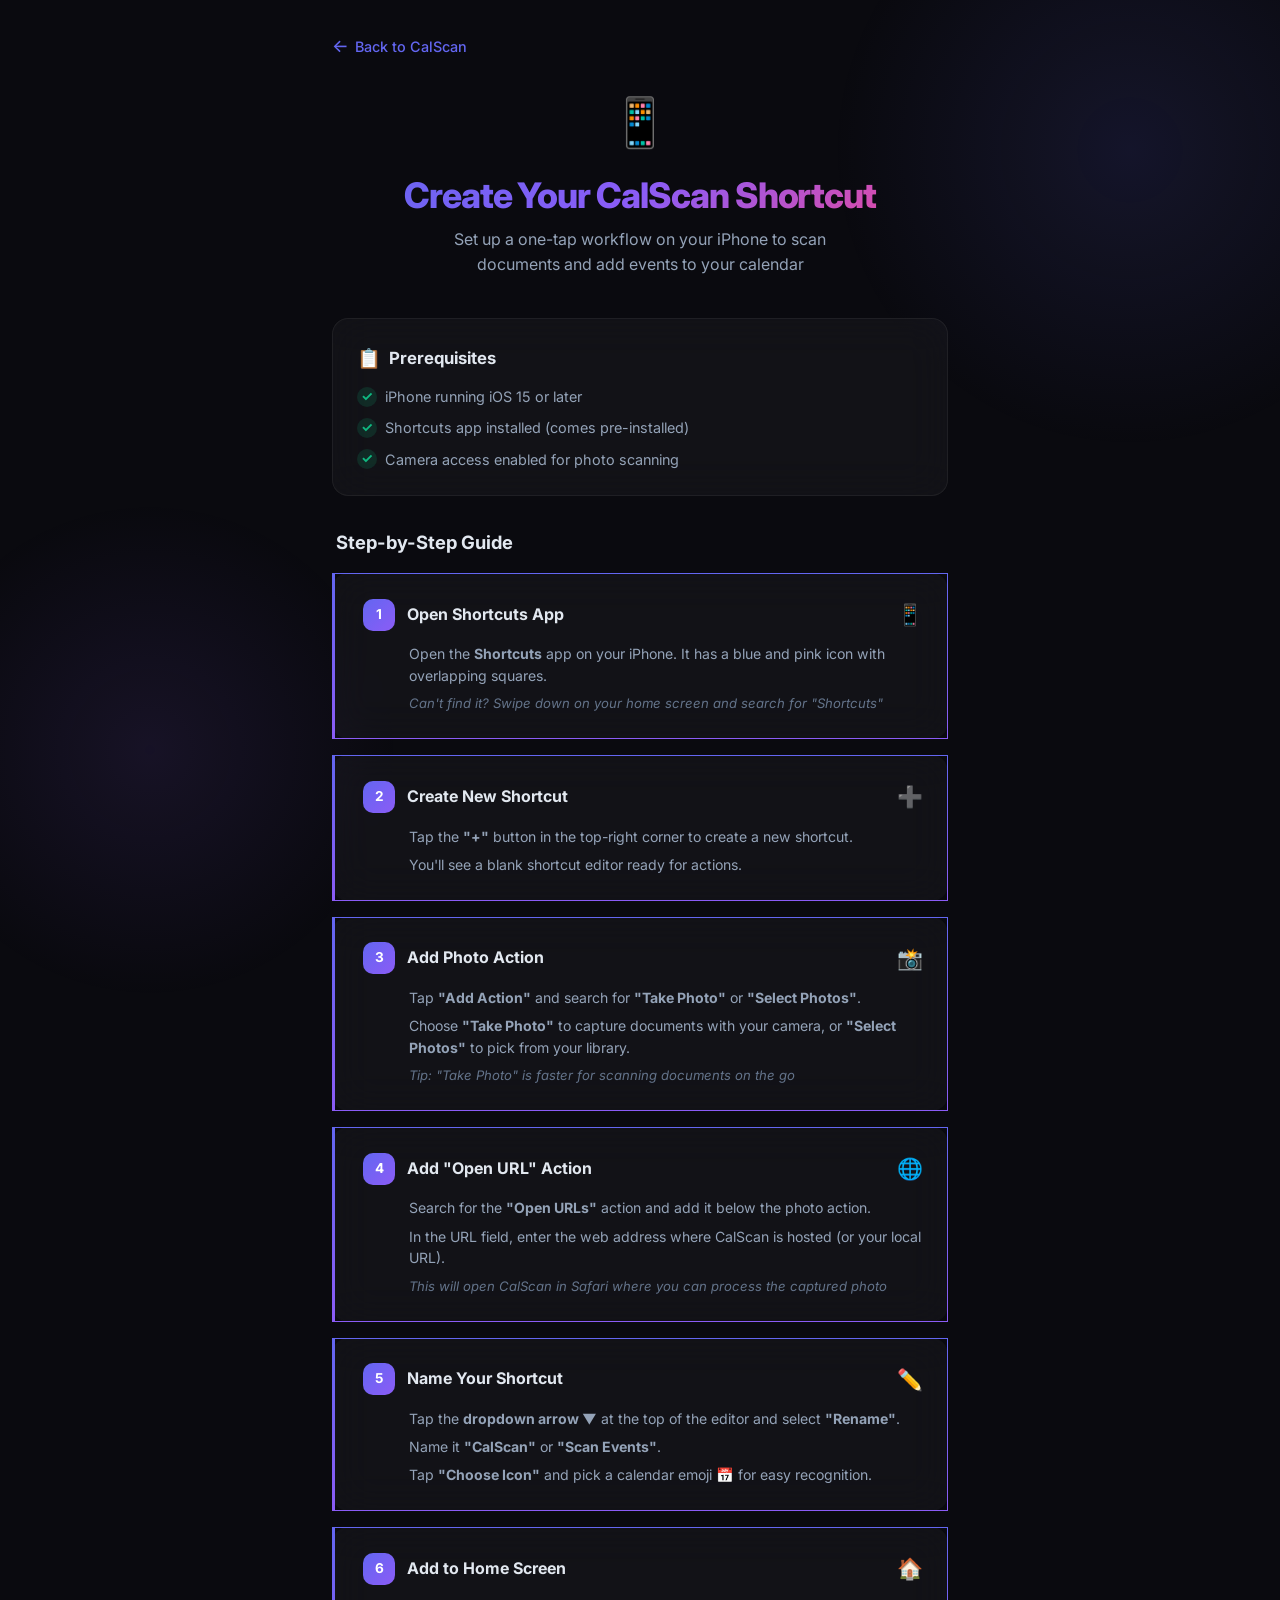
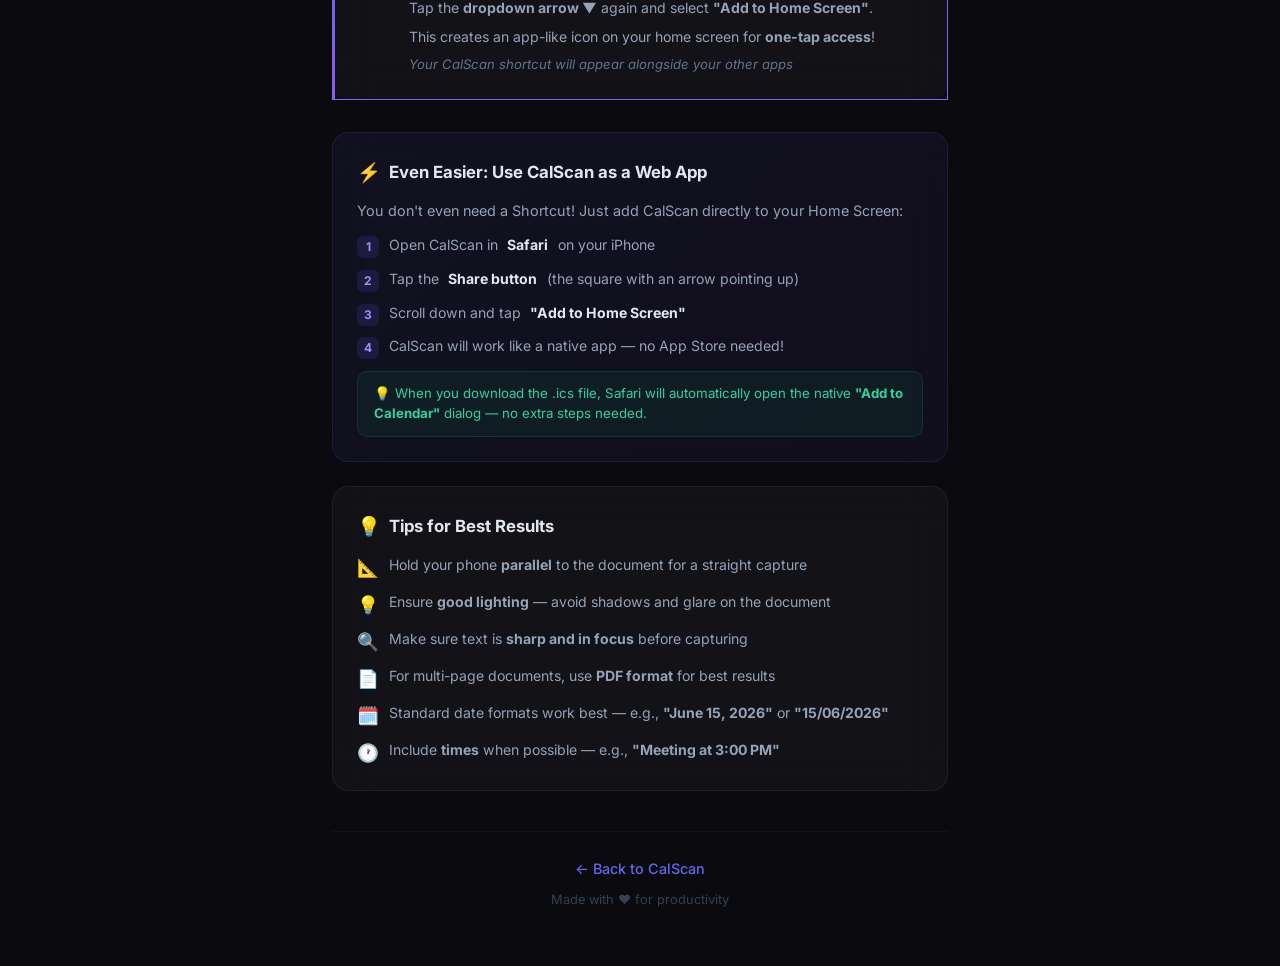
<file: shortcut-guide.html>
<!DOCTYPE html>
<html lang="en">
<head>
  <meta charset="UTF-8" />
  <meta name="viewport" content="width=device-width, initial-scale=1.0" />
  <meta name="description" content="Step-by-step guide to create an iPhone Shortcut for CalScan — one-tap document scanning to Apple Calendar." />
  <meta name="theme-color" content="#0a0a0f" />
  <title>Create Your CalScan Shortcut — iOS Setup Guide</title>

  <style>
    @import url('https://fonts.googleapis.com/css2?family=Inter:wght@400;500;600;700;800&display=swap');

    *, *::before, *::after { box-sizing: border-box; margin: 0; padding: 0; }
    html { scroll-behavior: smooth; }

    body {
      font-family: 'Inter', -apple-system, BlinkMacSystemFont, sans-serif;
      background-color: #0a0a0f;
      color: #e2e8f0;
      line-height: 1.6;
      min-height: 100vh;
      -webkit-font-smoothing: antialiased;
      overflow-x: hidden;
    }

    body::before {
      content: '';
      position: fixed;
      width: 600px; height: 600px;
      top: -150px; right: -150px;
      background: radial-gradient(circle, rgba(99,102,241,0.12) 0%, transparent 70%);
      border-radius: 50%;
      pointer-events: none;
      z-index: 0;
    }

    body::after {
      content: '';
      position: fixed;
      width: 500px; height: 500px;
      bottom: -100px; left: -100px;
      background: radial-gradient(circle, rgba(139,92,246,0.1) 0%, transparent 70%);
      border-radius: 50%;
      pointer-events: none;
      z-index: 0;
    }

    .container {
      max-width: 680px;
      margin: 0 auto;
      padding: 2rem;
      position: relative;
      z-index: 1;
    }

    /* ─── Back Link ─── */
    .back-link {
      display: inline-flex;
      align-items: center;
      gap: 0.4rem;
      color: #6366f1;
      text-decoration: none;
      font-size: 0.9rem;
      font-weight: 500;
      transition: all 0.2s ease;
      margin-bottom: 1.5rem;
    }
    .back-link:hover { color: #8b5cf6; gap: 0.6rem; }
    .back-link__arrow { font-size: 1.1rem; transition: transform 0.2s; }
    .back-link:hover .back-link__arrow { transform: translateX(-3px); }

    /* ─── Header ─── */
    .header {
      text-align: center;
      margin-bottom: 2.5rem;
    }
    .header__icon { font-size: 3rem; display: block; margin-bottom: 0.75rem; }
    .header__title {
      font-size: 2.2rem;
      font-weight: 800;
      letter-spacing: -0.03em;
      background: linear-gradient(135deg, #6366f1, #8b5cf6, #ec4899);
      -webkit-background-clip: text;
      background-clip: text;
      -webkit-text-fill-color: transparent;
      line-height: 1.25;
    }
    .header__subtitle {
      color: #94a3b8;
      font-size: 1rem;
      margin-top: 0.6rem;
      max-width: 440px;
      margin-left: auto;
      margin-right: auto;
    }

    /* ─── Cards ─── */
    .card {
      background: rgba(255,255,255,0.035);
      backdrop-filter: blur(20px);
      -webkit-backdrop-filter: blur(20px);
      border: 1px solid rgba(255,255,255,0.06);
      border-radius: 16px;
      padding: 1.5rem;
      margin-bottom: 1.25rem;
      animation: fade-in-up 0.5s ease both;
    }
    .card--highlight {
      background: linear-gradient(135deg, rgba(99,102,241,0.08), rgba(139,92,246,0.06));
      border-color: rgba(99,102,241,0.15);
    }

    .card__title {
      font-size: 1.05rem;
      font-weight: 700;
      color: #e2e8f0;
      margin-bottom: 0.75rem;
      display: flex;
      align-items: center;
      gap: 0.5rem;
    }

    .card__title-icon { font-size: 1.2rem; }

    /* ─── Prerequisites ─── */
    .prereq-list {
      list-style: none;
      display: flex;
      flex-direction: column;
      gap: 0.5rem;
    }
    .prereq-list li {
      display: flex;
      align-items: center;
      gap: 0.5rem;
      font-size: 0.9rem;
      color: #94a3b8;
    }
    .prereq-list li::before {
      content: '✓';
      color: #10b981;
      font-weight: 700;
      font-size: 0.85rem;
      width: 20px;
      height: 20px;
      display: flex;
      align-items: center;
      justify-content: center;
      background: rgba(16,185,129,0.15);
      border-radius: 50%;
      flex-shrink: 0;
    }

    /* ─── Step Cards ─── */
    .step {
      background: rgba(255,255,255,0.035);
      backdrop-filter: blur(20px);
      -webkit-backdrop-filter: blur(20px);
      border: 1px solid rgba(255,255,255,0.06);
      border-radius: 16px;
      padding: 1.5rem;
      padding-left: 1.75rem;
      margin-bottom: 1rem;
      border-left: 3px solid;
      border-image: linear-gradient(180deg, #6366f1, #8b5cf6) 1;
      transition: all 0.3s ease;
      animation: fade-in-up 0.5s ease both;
    }

    .step:nth-child(1) { animation-delay: 0.05s; }
    .step:nth-child(2) { animation-delay: 0.10s; }
    .step:nth-child(3) { animation-delay: 0.15s; }
    .step:nth-child(4) { animation-delay: 0.20s; }
    .step:nth-child(5) { animation-delay: 0.25s; }
    .step:nth-child(6) { animation-delay: 0.30s; }

    .step:hover {
      border-color: rgba(255,255,255,0.1);
      transform: translateY(-1px);
      box-shadow: 0 6px 20px rgba(0,0,0,0.2);
    }

    .step__header {
      display: flex;
      align-items: center;
      gap: 0.75rem;
      margin-bottom: 0.75rem;
    }

    .step__number {
      width: 32px;
      height: 32px;
      border-radius: 10px;
      background: linear-gradient(135deg, #6366f1, #8b5cf6);
      color: white;
      font-weight: 700;
      font-size: 0.85rem;
      display: flex;
      align-items: center;
      justify-content: center;
      flex-shrink: 0;
    }

    .step__title {
      font-size: 1rem;
      font-weight: 700;
      color: #e2e8f0;
    }

    .step__icon {
      font-size: 1.3rem;
      margin-left: auto;
    }

    .step__body {
      padding-left: 2.85rem;
      display: flex;
      flex-direction: column;
      gap: 0.4rem;
    }

    .step__text {
      font-size: 0.88rem;
      color: #94a3b8;
      line-height: 1.55;
    }

    .step__hint {
      font-size: 0.82rem;
      color: #64748b;
      font-style: italic;
    }

    /* ─── Alternative Section ─── */
    .alt-section {
      animation-delay: 0.35s;
    }

    .alt-steps {
      list-style: none;
      counter-reset: alt-step;
      display: flex;
      flex-direction: column;
      gap: 0.6rem;
      margin-top: 0.5rem;
    }

    .alt-steps li {
      counter-increment: alt-step;
      display: flex;
      align-items: flex-start;
      gap: 0.6rem;
      font-size: 0.88rem;
      color: #94a3b8;
      line-height: 1.5;
    }

    .alt-steps li::before {
      content: counter(alt-step);
      width: 22px;
      height: 22px;
      border-radius: 6px;
      background: rgba(99,102,241,0.15);
      color: #a78bfa;
      font-weight: 700;
      font-size: 0.75rem;
      display: flex;
      align-items: center;
      justify-content: center;
      flex-shrink: 0;
      margin-top: 2px;
    }

    .alt-note {
      margin-top: 0.75rem;
      padding: 0.75rem 1rem;
      background: rgba(16,185,129,0.08);
      border: 1px solid rgba(16,185,129,0.15);
      border-radius: 10px;
      font-size: 0.83rem;
      color: #34d399;
      line-height: 1.5;
    }

    /* ─── Tips ─── */
    .tips-grid {
      display: flex;
      flex-direction: column;
      gap: 0.6rem;
    }

    .tip {
      display: flex;
      align-items: flex-start;
      gap: 0.65rem;
      font-size: 0.88rem;
      color: #94a3b8;
      line-height: 1.5;
    }

    .tip__icon {
      font-size: 1.1rem;
      flex-shrink: 0;
      margin-top: 1px;
    }

    /* ─── Footer ─── */
    .footer {
      margin-top: 2.5rem;
      padding: 1.5rem 0;
      text-align: center;
      border-top: 1px solid rgba(255,255,255,0.04);
    }
    .footer a {
      color: #6366f1;
      text-decoration: none;
      font-weight: 500;
      font-size: 0.9rem;
      transition: color 0.2s;
    }
    .footer a:hover { color: #8b5cf6; }
    .footer__heart {
      display: block;
      margin-top: 0.5rem;
      color: #334155;
      font-size: 0.8rem;
    }

    /* ─── Animations ─── */
    @keyframes fade-in-up {
      from { opacity: 0; transform: translateY(16px); }
      to { opacity: 1; transform: translateY(0); }
    }

    /* ─── Responsive ─── */
    @media (max-width: 640px) {
      .container { padding: 1rem; }
      .header__title { font-size: 1.8rem; }
      .step__body { padding-left: 0; margin-top: 0.5rem; }
      .step__header { gap: 0.5rem; }
    }
  </style>
</head>
<body>

  <div class="container">

    <!-- Back Link -->
    <a href="index.html" class="back-link">
      <span class="back-link__arrow">←</span>
      Back to CalScan
    </a>

    <!-- Header -->
    <header class="header">
      <span class="header__icon">📱</span>
      <h1 class="header__title">Create Your CalScan Shortcut</h1>
      <p class="header__subtitle">Set up a one-tap workflow on your iPhone to scan documents and add events to your calendar</p>
    </header>

    <!-- Prerequisites -->
    <div class="card" style="animation-delay: 0.02s;">
      <div class="card__title">
        <span class="card__title-icon">📋</span>
        Prerequisites
      </div>
      <ul class="prereq-list">
        <li>iPhone running iOS 15 or later</li>
        <li>Shortcuts app installed (comes pre-installed)</li>
        <li>Camera access enabled for photo scanning</li>
      </ul>
    </div>

    <!-- Steps -->
    <h2 style="font-size: 1.15rem; font-weight: 700; color: #e2e8f0; margin: 2rem 0 1rem; padding-left: 0.25rem;">Step-by-Step Guide</h2>

    <div class="step">
      <div class="step__header">
        <span class="step__number">1</span>
        <span class="step__title">Open Shortcuts App</span>
        <span class="step__icon">📱</span>
      </div>
      <div class="step__body">
        <p class="step__text">Open the <strong>Shortcuts</strong> app on your iPhone. It has a blue and pink icon with overlapping squares.</p>
        <p class="step__hint">Can't find it? Swipe down on your home screen and search for "Shortcuts"</p>
      </div>
    </div>

    <div class="step">
      <div class="step__header">
        <span class="step__number">2</span>
        <span class="step__title">Create New Shortcut</span>
        <span class="step__icon">➕</span>
      </div>
      <div class="step__body">
        <p class="step__text">Tap the <strong>"+"</strong> button in the top-right corner to create a new shortcut.</p>
        <p class="step__text">You'll see a blank shortcut editor ready for actions.</p>
      </div>
    </div>

    <div class="step">
      <div class="step__header">
        <span class="step__number">3</span>
        <span class="step__title">Add Photo Action</span>
        <span class="step__icon">📸</span>
      </div>
      <div class="step__body">
        <p class="step__text">Tap <strong>"Add Action"</strong> and search for <strong>"Take Photo"</strong> or <strong>"Select Photos"</strong>.</p>
        <p class="step__text">Choose <strong>"Take Photo"</strong> to capture documents with your camera, or <strong>"Select Photos"</strong> to pick from your library.</p>
        <p class="step__hint">Tip: "Take Photo" is faster for scanning documents on the go</p>
      </div>
    </div>

    <div class="step">
      <div class="step__header">
        <span class="step__number">4</span>
        <span class="step__title">Add "Open URL" Action</span>
        <span class="step__icon">🌐</span>
      </div>
      <div class="step__body">
        <p class="step__text">Search for the <strong>"Open URLs"</strong> action and add it below the photo action.</p>
        <p class="step__text">In the URL field, enter the web address where CalScan is hosted (or your local URL).</p>
        <p class="step__hint">This will open CalScan in Safari where you can process the captured photo</p>
      </div>
    </div>

    <div class="step">
      <div class="step__header">
        <span class="step__number">5</span>
        <span class="step__title">Name Your Shortcut</span>
        <span class="step__icon">✏️</span>
      </div>
      <div class="step__body">
        <p class="step__text">Tap the <strong>dropdown arrow ▼</strong> at the top of the editor and select <strong>"Rename"</strong>.</p>
        <p class="step__text">Name it <strong>"CalScan"</strong> or <strong>"Scan Events"</strong>.</p>
        <p class="step__text">Tap <strong>"Choose Icon"</strong> and pick a calendar emoji 📅 for easy recognition.</p>
      </div>
    </div>

    <div class="step">
      <div class="step__header">
        <span class="step__number">6</span>
        <span class="step__title">Add to Home Screen</span>
        <span class="step__icon">🏠</span>
      </div>
      <div class="step__body">
        <p class="step__text">Tap the <strong>dropdown arrow ▼</strong> again and select <strong>"Add to Home Screen"</strong>.</p>
        <p class="step__text">This creates an app-like icon on your home screen for <strong>one-tap access</strong>!</p>
        <p class="step__hint">Your CalScan shortcut will appear alongside your other apps</p>
      </div>
    </div>

    <!-- Alternative: Web App -->
    <div class="card card--highlight alt-section" style="margin-top: 2rem; animation-delay: 0.35s;">
      <div class="card__title">
        <span class="card__title-icon">⚡</span>
        Even Easier: Use CalScan as a Web App
      </div>
      <p style="font-size: 0.9rem; color: #94a3b8; margin-bottom: 0.75rem;">
        You don't even need a Shortcut! Just add CalScan directly to your Home Screen:
      </p>
      <ol class="alt-steps">
        <li>Open CalScan in <strong style="color: #e2e8f0;">Safari</strong> on your iPhone</li>
        <li>Tap the <strong style="color: #e2e8f0;">Share button</strong> (the square with an arrow pointing up)</li>
        <li>Scroll down and tap <strong style="color: #e2e8f0;">"Add to Home Screen"</strong></li>
        <li>CalScan will work like a native app — no App Store needed!</li>
      </ol>
      <div class="alt-note">
        💡 When you download the .ics file, Safari will automatically open the native <strong>"Add to Calendar"</strong> dialog — no extra steps needed.
      </div>
    </div>

    <!-- Tips -->
    <div class="card" style="margin-top: 1.5rem; animation-delay: 0.4s;">
      <div class="card__title">
        <span class="card__title-icon">💡</span>
        Tips for Best Results
      </div>
      <div class="tips-grid">
        <div class="tip">
          <span class="tip__icon">📐</span>
          <span>Hold your phone <strong>parallel</strong> to the document for a straight capture</span>
        </div>
        <div class="tip">
          <span class="tip__icon">💡</span>
          <span>Ensure <strong>good lighting</strong> — avoid shadows and glare on the document</span>
        </div>
        <div class="tip">
          <span class="tip__icon">🔍</span>
          <span>Make sure text is <strong>sharp and in focus</strong> before capturing</span>
        </div>
        <div class="tip">
          <span class="tip__icon">📄</span>
          <span>For multi-page documents, use <strong>PDF format</strong> for best results</span>
        </div>
        <div class="tip">
          <span class="tip__icon">🗓️</span>
          <span>Standard date formats work best — e.g., <strong>"June 15, 2026"</strong> or <strong>"15/06/2026"</strong></span>
        </div>
        <div class="tip">
          <span class="tip__icon">🕐</span>
          <span>Include <strong>times</strong> when possible — e.g., <strong>"Meeting at 3:00 PM"</strong></span>
        </div>
      </div>
    </div>

    <!-- Footer -->
    <footer class="footer">
      <a href="index.html">← Back to CalScan</a>
      <span class="footer__heart">Made with ❤️ for productivity</span>
    </footer>

  </div>

</body>
</html>
</file>
